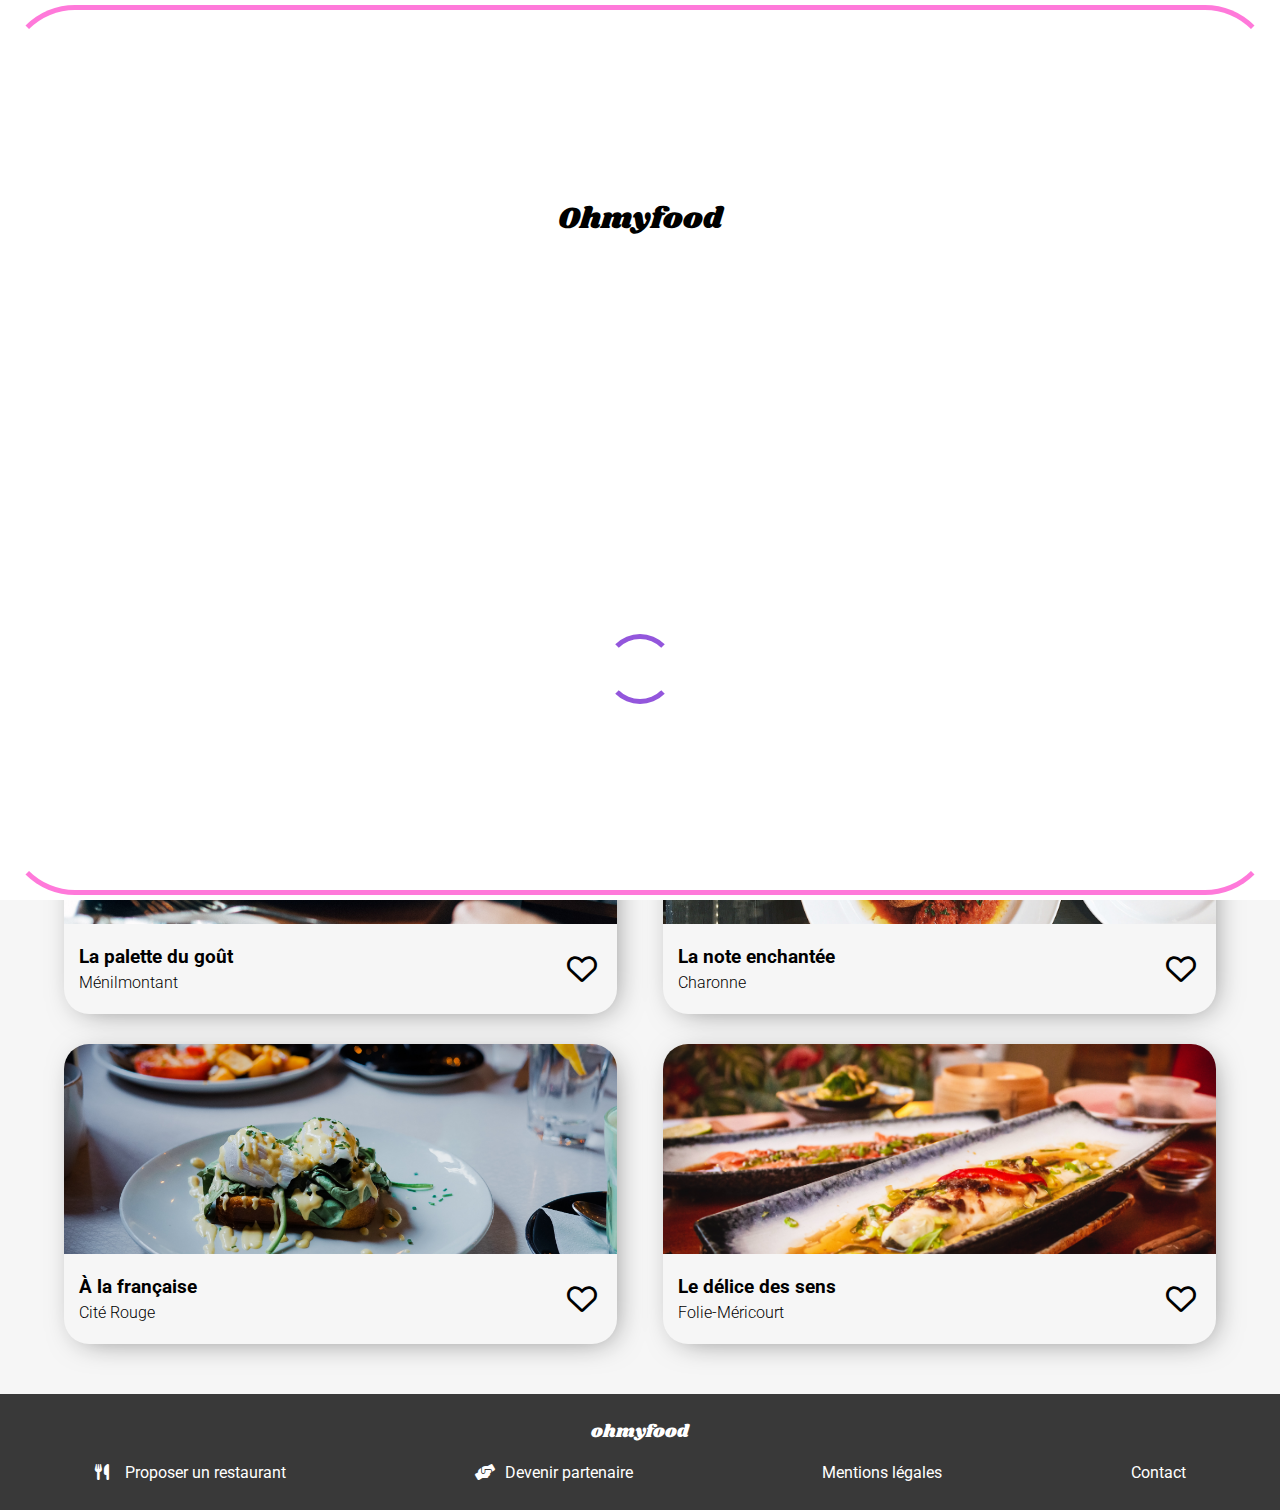
<file: index.html>
<!DOCTYPE html>
<html lang="fr">
    <head>
        <meta charset="utf-8">
        <meta name= "viewport" content="width=device-width, initial-scale=1.0">
        <title>Ohmyfood!</title>
        <link rel="stylesheet" href="Style/all.css">
        <link rel="stylesheet" href="Style/Style.css">
    </head>
    <body class="index-body">
        <div class="loading">
            <span class="loading-text">Ohmyfood</span>
            <span class="loading-animation"></span>
        </div>
        <header class="header">
            <nav>
                <a href="index.html" class="header-logo">ohmyfood</a>
            </nav>
        </header>
        <main>
            <div class="location">
                <i class="fa-solid fa-location-dot location-icon"></i>
                <span class="location-text">Paris, Belleville</span>
            </div>
            <section class="description">
                <h1 class="description-title">Réservez le menu qui vous convient</h1>
                <span class="description-text">Découvrez des restaurants d'exception, séléctionnés par nos soins.</span>
                <button class="main-button">Explorer nos restaurants</button>
            </section>
            <section class="functioning">
                <h2 class="functioning-title">Fonctionnement</h2>
                <div class="functioning-card">
                    <span class="functioning-number">1</span>
                    <i class="fa-solid fa-mobile-screen-button functioning-icon"></i>
                    <span>Choisissez un restaurant</span>
                </div>
                <div class="functioning-card">
                    <span class="functioning-number">2</span>
                    <i class="fa-solid fa-list functioning-icon"></i>
                    <span>Composer votre menu</span>
                </div>
                <div class="functioning-card">
                    <span class="functioning-number">3</span>
                    <i class="fa-solid fa-store functioning-icon"></i>
                    <span>Dégustez au restaurant</span>
                </div>
            </section>
            <article class="restaurant">
                <h2 class="restaurant-title">Restaurants</h2>
                <div class="restaurant-card">
                    <a href="la-palette-du-gout.html">
                        <div class="restaurant-imgbox">
                            <figure class="restaurant-figure">
                                <img class="restaurant-image" src="Images/restaurants/jay-wennington-N_Y88TWmGwA-unsplash.jpg" alt="La palette du goût">
                            </figure>
                            <span class="restaurant-new">Nouveau</span>
                        </div>
                    </a>
                    <div class="restaurant-textbox">
                        <div>
                            <h3 class="restaurant-name">La palette du goût</h3>
                            <span class="restaurant-text">Ménilmontant</span>
                        </div>
                        <div class="heart">
                            <label>
                                <input class="heart-checkbox" type="checkbox">
                                <i class="fa-regular fa-heart heart-icon"></i>
                            </label>
                        </div>
                    </div>
                </div>
                <div class="restaurant-card">
                    <a href="la-note-enchantee.html">
                        <div class="restaurant-imgbox">
                            <figure class="restaurant-figure">
                                <img class="restaurant-image" src="Images/restaurants/stil-u2Lp8tXIcjw-unsplash.jpg" alt="La note enchantée">
                            </figure>
                            <span class="restaurant-new">Nouveau</span>
                        </div>
                    </a>
                    <div class="restaurant-textbox">
                        <div>
                            <h3 class="restaurant-name">La note enchantée</h3>
                            <span class="restaurant-text">Charonne</span>
                        </div>
                        <div class="heart">
                            <label>
                                <input class="heart-checkbox" type="checkbox">
                                <i class="fa-regular fa-heart heart-icon"></i>
                            </label>
                        </div>
                    </div>
                </div>
                <div class="restaurant-card">
                    <a href="a-la-francaise.html">
                        <div class="restaurant-imgbox">
                            <figure class="restaurant-figure">
                                <img class="restaurant-image" src="Images/restaurants/toa-heftiba-DQKerTsQwi0-unsplash.jpg" alt="À la française">
                            </figure>
                        </div>
                    </a>
                    <div class="restaurant-textbox">
                        <div>
                            <h3 class="restaurant-name">À la française</h3>
                            <span class="restaurant-text">Cité Rouge</span>
                        </div>
                        <div class="heart">
                            <label>
                                <input class="heart-checkbox" type="checkbox">
                                <i class="fa-regular fa-heart heart-icon"></i>
                            </label>
                        </div>
                    </div>
                </div>
                <div class="restaurant-card">
                    <a href="le-delice-des-sens.html">
                        <div class="restaurant-imgbox">
                            <figure class="restaurant-figure">
                                <img class="restaurant-image" src="Images/restaurants/louis-hansel-shotsoflouis-qNBGVyOCY8Q-unsplash.jpg" alt="Le délice des sens">
                            </figure>
                        </div>
                    </a>
                    <div class="restaurant-textbox">
                        <div>
                            <h3 class="restaurant-name">Le délice des sens</h3>
                            <span class="restaurant-text">Folie-Méricourt</span>
                        </div>
                        <div class="heart">
                            <label>
                                <input class="heart-checkbox" type="checkbox">
                                <i class="fa-regular fa-heart heart-icon"></i>
                            </label>
                        </div>
                    </div>
                </div>
            </article>
        </main>
        <footer class="footer">
            <div class="footer-box">
                <h2 class="footer-logo">ohmyfood</h2>
                <ul class="footer-list">
                    <li><a href="#" class="footer-link"><i class="fa-solid fa-utensils footer-icon"></i>Proposer un restaurant</a></li>
                    <li><a href="#" class="footer-link"><i class="fa-solid fa-handshake-angle footer-icon"></i>Devenir partenaire</a></li>
                    <li><a href="#" class="footer-link">Mentions légales</a></li>
                    <li><a href="mailto:ohmyfood@contact.com" class="footer-link">Contact</a></li>
                </ul>
            </div>
        </footer>
    </body>
</html>
</file>
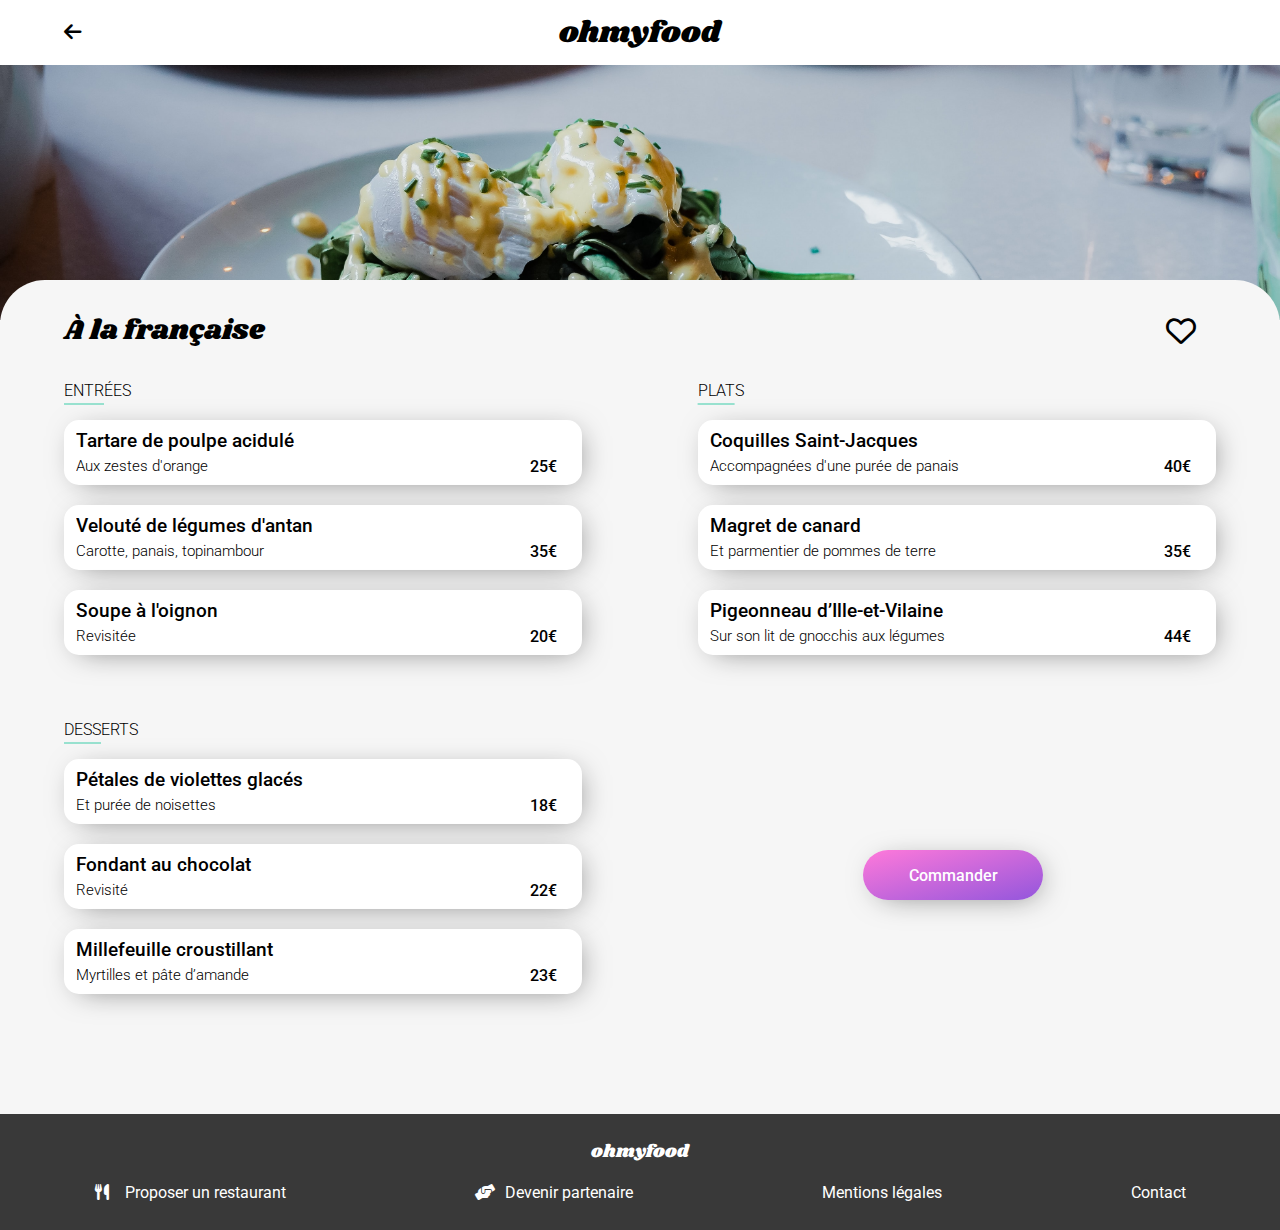
<file: a-la-francaise.html>
<!DOCTYPE html>
<html lang="fr">
    <head>
        <meta charset="utf-8">
        <meta name= "viewport" content="width=device-width, initial-scale=1.0">
        <title>À la française</title>
        <link rel="stylesheet" href="Style/all.css">
        <link rel="stylesheet" href="Style/Style.css">
    </head>
    <body>
        <header class="header">
            <nav>
                <a href="index.html"><i class="fa-solid fa-arrow-left header-icon"></i></a>
                <a href="index.html" class="header-logo">ohmyfood</a>
            </nav>
        </header>
        <main>
            <div class="topmenu">
                <figure class="topmenu-figure">
                    <img class="topmenu-image" src="Images/restaurants/toa-heftiba-DQKerTsQwi0-unsplash.jpg" alt="À la française">
                </figure>
            </div>
            <article class="menu">
                <div  class="menu-title">
                    <h1 class="menu-title-h1">À la française</h1>
                    <div class="heart">
                        <label>
                            <input class="heart-checkbox" type="checkbox">
                            <i class="fa-regular fa-heart heart-icon"></i>
                        </label>
                    </div>
                </div>
                <section class="menu-category">
                    <h2 class="menu-h2"><span class="menu-h2-underline">ENTR</span>ÉES</h2>
                    <div class="menu-card">
                        <label class="menu-label" for="e1"></label>
                        <input class="menu-checkbox" type="checkbox" id="e1">
                        <div class="menu-descriptionbox">
                            <h3 class="menu-h3">Tartare de poulpe acidulé</h3>
                            <span class="menu-text">Aux zestes d'orange</span>
                        </div>
                        <div class="menu-price">
                            <span>25€</span>
                        </div>
                        <div class="menu-iconbox">
                            <i class="fa-solid fa-circle-check menu-icon"></i>
                        </div>
                    </div>
                    <div class="menu-card">
                        <label class="menu-label" for="e2"></label>
                        <input class="menu-checkbox" type="checkbox" id="e2">
                        <div class="menu-descriptionbox">
                            <h3 class="menu-h3">Velouté de légumes d'antan</h3>
                            <span class="menu-text">Carotte, panais, topinambour</span>
                        </div>
                        <div class="menu-price">
                            <span>35€</span>
                        </div>
                        <div class="menu-iconbox">
                            <i class="fa-solid fa-circle-check menu-icon"></i>
                        </div>
                    </div>
                    <div class="menu-card">
                        <label class="menu-label" for="e3"></label>
                        <input class="menu-checkbox" type="checkbox" id="e3">
                        <div class="menu-descriptionbox">
                            <h3 class="menu-h3">Soupe à l'oignon</h3>
                            <span class="menu-text">Revisitée</span>
                        </div>
                        <div class="menu-price">
                            <span>20€</span>
                        </div>
                        <div class="menu-iconbox">
                            <i class="fa-solid fa-circle-check menu-icon"></i>
                        </div>
                    </div>
                </section>
                <section class="menu-category">
                    <h2 class="menu-h2"><span class="menu-h2-underline">PLAT</span>S</h2>
                    <div class="menu-card">
                        <label class="menu-label" for="p1"></label>
                        <input class="menu-checkbox" type="checkbox" id="p1">
                        <div class="menu-descriptionbox">
                            <h3 class="menu-h3">Coquilles Saint-Jacques</h3>
                            <span class="menu-text">Accompagnées d'une purée de panais</span>
                        </div>
                        <div class="menu-price">
                            <span>40€</span>
                        </div>
                        <div class="menu-iconbox">
                            <i class="fa-solid fa-circle-check menu-icon"></i>
                        </div>
                    </div>
                    <div class="menu-card">
                        <label class="menu-label" for="p2"></label>
                        <input class="menu-checkbox" type="checkbox" id="p2">
                        <div class="menu-descriptionbox">
                            <h3 class="menu-h3">Magret de canard</h3>
                            <span class="menu-text">Et parmentier de pommes de terre</span>
                        </div>
                        <div class="menu-price">
                            <span>35€</span>
                        </div>
                        <div class="menu-iconbox">
                            <i class="fa-solid fa-circle-check menu-icon"></i>
                        </div>
                    </div>
                    <div class="menu-card">
                        <label class="menu-label" for="p3"></label>
                        <input class="menu-checkbox" type="checkbox" id="p3">
                        <div class="menu-descriptionbox">
                            <h3 class="menu-h3">Pigeonneau d’Ille-et-Vilaine</h3>
                            <span class="menu-text">Sur son lit de gnocchis aux légumes</span>
                        </div>
                        <div class="menu-price">
                            <span>44€</span>
                        </div>
                        <div class="menu-iconbox">
                            <i class="fa-solid fa-circle-check menu-icon"></i>
                        </div>
                    </div>
                </section>
                <section class="menu-category">
                    <h2 class="menu-h2"><span class="menu-h2-underline">DESS</span>ERTS</h2>
                    <div class="menu-card">
                        <label class="menu-label" for="d1"></label>
                        <input class="menu-checkbox" type="checkbox" id="d1">
                        <div class="menu-descriptionbox">
                            <h3 class="menu-h3">Pétales de violettes glacés</h3>
                            <span class="menu-text">Et purée de noisettes</span>
                        </div>
                        <div class="menu-price">
                            <span>18€</span>
                        </div>
                        <div class="menu-iconbox">
                            <i class="fa-solid fa-circle-check menu-icon"></i>
                        </div>
                    </div>
                    <div class="menu-card">
                        <label class="menu-label" for="d2"></label>
                        <input class="menu-checkbox" type="checkbox" id="d2">
                        <div class="menu-descriptionbox">
                            <h3 class="menu-h3">Fondant au chocolat</h3>
                            <span class="menu-text">Revisité</span>
                        </div>
                        <div class="menu-price">
                            <span>22€</span>
                        </div>
                        <div class="menu-iconbox">
                            <i class="fa-solid fa-circle-check menu-icon"></i>
                        </div>
                    </div>
                    <div class="menu-card">
                        <label class="menu-label" for="d3"></label>
                        <input class="menu-checkbox" type="checkbox" id="d3">
                        <div class="menu-descriptionbox">
                            <h3 class="menu-h3">Millefeuille croustillant</h3>
                            <span class="menu-text">Myrtilles et pâte d’amande</span>
                        </div>
                        <div class="menu-price">
                            <span>23€</span>
                        </div>
                        <div class="menu-iconbox">
                            <i class="fa-solid fa-circle-check menu-icon"></i>
                        </div>
                    </div>
                </section>
                <button class="main-button">Commander</button>
            </article>
        </main>
        <footer class="footer">
            <div class="footer-box">
                <h2 class="footer-logo">ohmyfood</h2>
                <ul class="footer-list">
                    <li><a href="#" class="footer-link"><i class="fa-solid fa-utensils footer-icon"></i>Proposer un restaurant</a></li>
                    <li><a href="#" class="footer-link"><i class="fa-solid fa-handshake-angle footer-icon"></i>Devenir partenaire</a></li>
                    <li><a href="#" class="footer-link">Mentions légales</a></li>
                    <li><a href="mailto:ohmyfood@contact.com" class="footer-link">Contact</a></li>
                </ul>
            </div>
        </footer>
    </body>
</html>
</file>
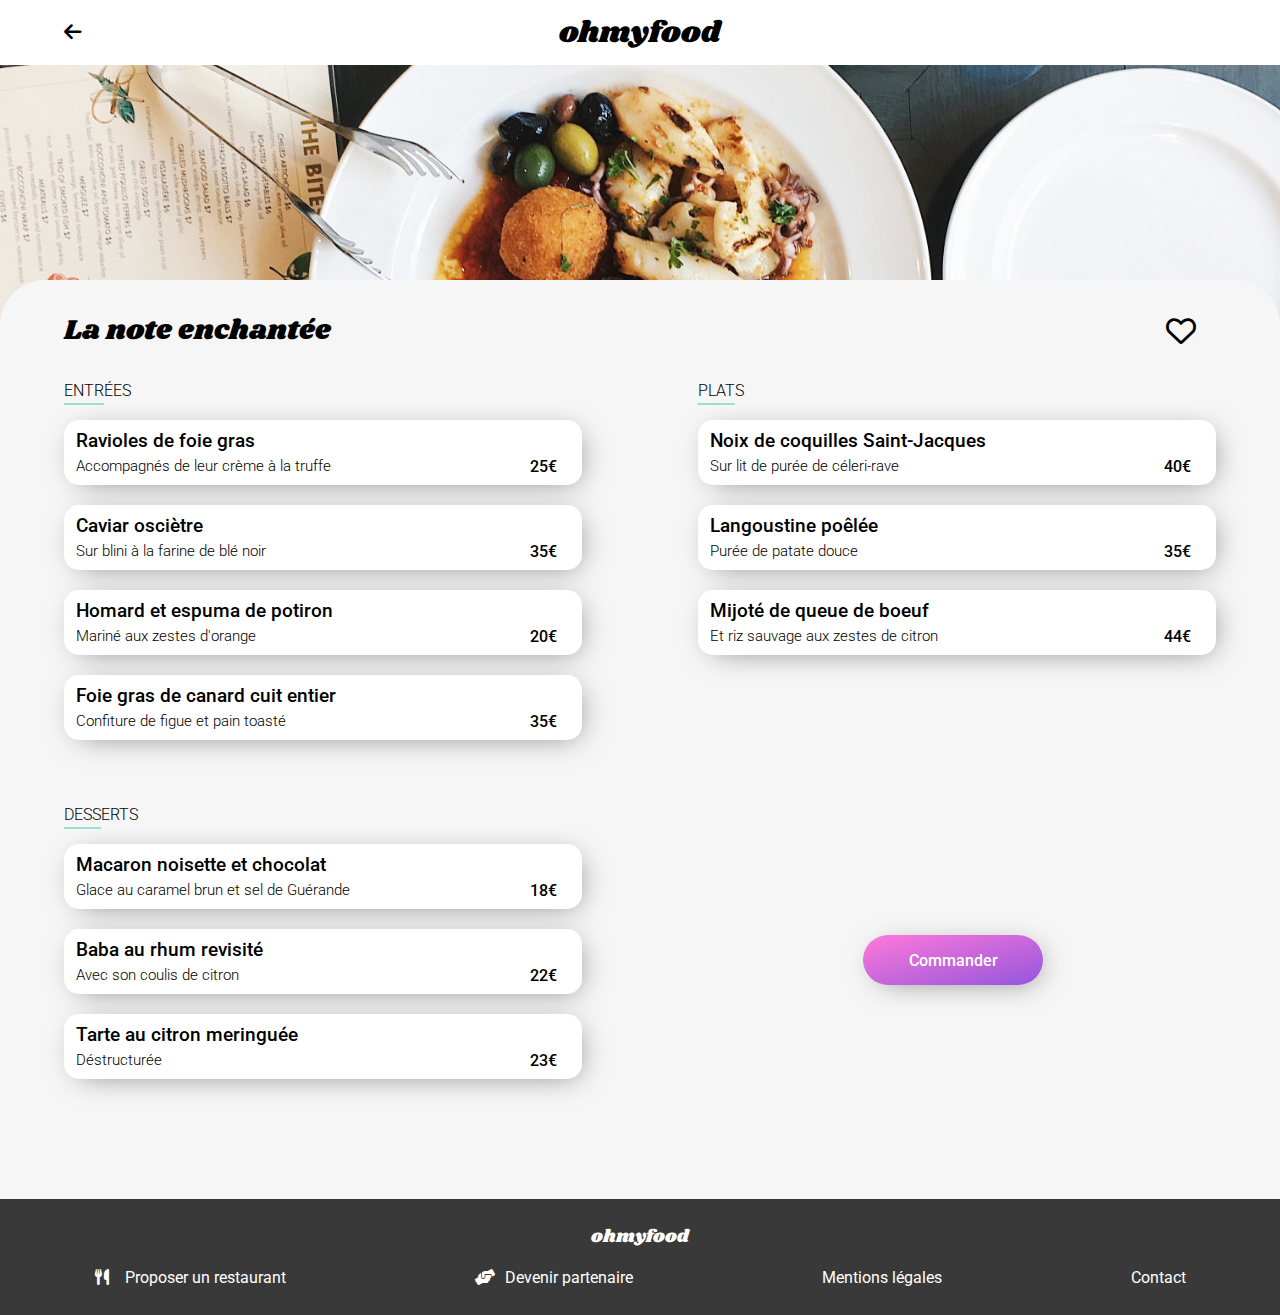
<file: la-note-enchantee.html>
<!DOCTYPE html>
<html lang="fr">
    <head>
        <meta charset="utf-8">
        <meta name= "viewport" content="width=device-width, initial-scale=1.0">
        <title>La note enchantée</title>
        <link rel="stylesheet" href="Style/all.css">
        <link rel="stylesheet" href="Style/Style.css">
    </head>
    <body>
        <header class="header">
            <nav>
                <a href="index.html"><i class="fa-solid fa-arrow-left header-icon"></i></a>
                <a href="index.html" class="header-logo">ohmyfood</a>
            </nav>
        </header>
        <main>
            <div class="topmenu">
                <figure class="topmenu-figure">
                    <img class="topmenu-image" src="Images/restaurants/stil-u2Lp8tXIcjw-unsplash.jpg" alt="La note enchantée">
                </figure>
            </div>
            <article class="menu">
                <div  class="menu-title">
                    <h1 class="menu-title-h1">La note enchantée</h1>
                    <div class="heart">
                        <label>
                            <input class="heart-checkbox" type="checkbox">
                            <i class="fa-regular fa-heart heart-icon"></i>
                        </label>
                    </div>
                </div>
                <section class="menu-category">
                    <h2 class="menu-h2"><span class="menu-h2-underline">ENTR</span>ÉES</h2>
                    <div class="menu-card">
                        <label class="menu-label" for="e1"></label>
                        <input class="menu-checkbox" type="checkbox" id="e1">
                        <div class="menu-descriptionbox">
                            <h3 class="menu-h3">Ravioles de foie gras</h3>
                            <span class="menu-text">Accompagnés de leur crème à la truffe</span>
                        </div>
                        <div class="menu-price">
                            <span>25€</span>
                        </div>
                        <div class="menu-iconbox">
                            <i class="fa-solid fa-circle-check menu-icon"></i>
                        </div>
                    </div>
                    <div class="menu-card">
                        <label class="menu-label" for="e2"></label>
                        <input class="menu-checkbox" type="checkbox" id="e2">
                        <div class="menu-descriptionbox">
                            <h3 class="menu-h3">Caviar osciètre</h3>
                            <span class="menu-text">Sur blini à la farine de blé noir</span>
                        </div>
                        <div class="menu-price">
                            <span>35€</span>
                        </div>
                        <div class="menu-iconbox">
                            <i class="fa-solid fa-circle-check menu-icon"></i>
                        </div>
                    </div>
                    <div class="menu-card">
                        <label class="menu-label" for="e3"></label>
                        <input class="menu-checkbox" type="checkbox" id="e3">
                        <div class="menu-descriptionbox">
                            <h3 class="menu-h3">Homard et espuma de potiron</h3>
                            <span class="menu-text">Mariné aux zestes d'orange</span>
                        </div>
                        <div class="menu-price">
                            <span>20€</span>
                        </div>
                        <div class="menu-iconbox">
                            <i class="fa-solid fa-circle-check menu-icon"></i>
                        </div>
                    </div>
                    <div class="menu-card">
                        <label class="menu-label" for="e4"></label>
                        <input class="menu-checkbox" type="checkbox" id="e4">
                        <div class="menu-descriptionbox">
                            <h3 class="menu-h3">Foie gras de canard cuit entier</h3>
                            <span class="menu-text">Confiture de figue et pain toasté</span>
                        </div>
                        <div class="menu-price">
                            <span>35€</span>
                        </div>
                        <div class="menu-iconbox">
                            <i class="fa-solid fa-circle-check menu-icon"></i>
                        </div>
                    </div>
                </section>
                <section class="menu-category">
                    <h2 class="menu-h2"><span class="menu-h2-underline">PLAT</span>S</h2>
                    <div class="menu-card">
                        <label class="menu-label" for="p1"></label>
                        <input class="menu-checkbox" type="checkbox" id="p1">
                        <div class="menu-descriptionbox">
                            <h3 class="menu-h3">Noix de coquilles Saint-Jacques</h3>
                            <span class="menu-text">Sur lit de purée de céleri-rave</span>
                        </div>
                        <div class="menu-price">
                            <span>40€</span>
                        </div>
                        <div class="menu-iconbox">
                            <i class="fa-solid fa-circle-check menu-icon"></i>
                        </div>
                    </div>
                    <div class="menu-card">
                        <label class="menu-label" for="p2"></label>
                        <input class="menu-checkbox" type="checkbox" id="p2">
                        <div class="menu-descriptionbox">
                            <h3 class="menu-h3">Langoustine poêlée</h3>
                            <span class="menu-text">Purée de patate douce</span>
                        </div>
                        <div class="menu-price">
                            <span>35€</span>
                        </div>
                        <div class="menu-iconbox">
                            <i class="fa-solid fa-circle-check menu-icon"></i>
                        </div>
                    </div>
                    <div class="menu-card">
                        <label class="menu-label" for="p3"></label>
                        <input class="menu-checkbox" type="checkbox" id="p3">
                        <div class="menu-descriptionbox">
                            <h3 class="menu-h3">Mijoté de queue de boeuf</h3>
                            <span class="menu-text">Et riz sauvage aux zestes de citron</span>
                        </div>
                        <div class="menu-price">
                            <span>44€</span>
                        </div>
                        <div class="menu-iconbox">
                            <i class="fa-solid fa-circle-check menu-icon"></i>
                        </div>
                    </div>
                </section>
                <section class="menu-category">
                    <h2 class="menu-h2"><span class="menu-h2-underline">DESS</span>ERTS</h2>
                    <div class="menu-card">
                        <label class="menu-label" for="d1"></label>
                        <input class="menu-checkbox" type="checkbox" id="d1">
                        <div class="menu-descriptionbox">
                            <h3 class="menu-h3">Macaron noisette et chocolat</h3>
                            <span class="menu-text">Glace au caramel brun et sel de Guérande</span>
                        </div>
                        <div class="menu-price">
                            <span>18€</span>
                        </div>
                        <div class="menu-iconbox">
                            <i class="fa-solid fa-circle-check menu-icon"></i>
                        </div>
                    </div>
                    <div class="menu-card">
                        <label class="menu-label" for="d2"></label>
                        <input class="menu-checkbox" type="checkbox" id="d2">
                        <div class="menu-descriptionbox">
                            <h3 class="menu-h3">Baba au rhum revisité</h3>
                            <span class="menu-text">Avec son coulis de citron</span>
                        </div>
                        <div class="menu-price">
                            <span>22€</span>
                        </div>
                        <div class="menu-iconbox">
                            <i class="fa-solid fa-circle-check menu-icon"></i>
                        </div>
                    </div>
                    <div class="menu-card">
                        <label class="menu-label" for="d3"></label>
                        <input class="menu-checkbox" type="checkbox" id="d3">
                        <div class="menu-descriptionbox">
                            <h3 class="menu-h3">Tarte au citron meringuée</h3>
                            <span class="menu-text">Déstructurée</span>
                        </div>
                        <div class="menu-price">
                            <span>23€</span>
                        </div>
                        <div class="menu-iconbox">
                            <i class="fa-solid fa-circle-check menu-icon"></i>
                        </div>
                    </div>
                </section>
                <button class="main-button">Commander</button>
            </article>
        </main>
        <footer class="footer">
            <div class="footer-box">
                <h2 class="footer-logo">ohmyfood</h2>
                <ul class="footer-list">
                    <li><a href="#" class="footer-link"><i class="fa-solid fa-utensils footer-icon"></i>Proposer un restaurant</a></li>
                    <li><a href="#" class="footer-link"><i class="fa-solid fa-handshake-angle footer-icon"></i>Devenir partenaire</a></li>
                    <li><a href="#" class="footer-link">Mentions légales</a></li>
                    <li><a href="mailto:ohmyfood@contact.com" class="footer-link">Contact</a></li>
                </ul>
            </div>
        </footer>
    </body>
</html>
</file>
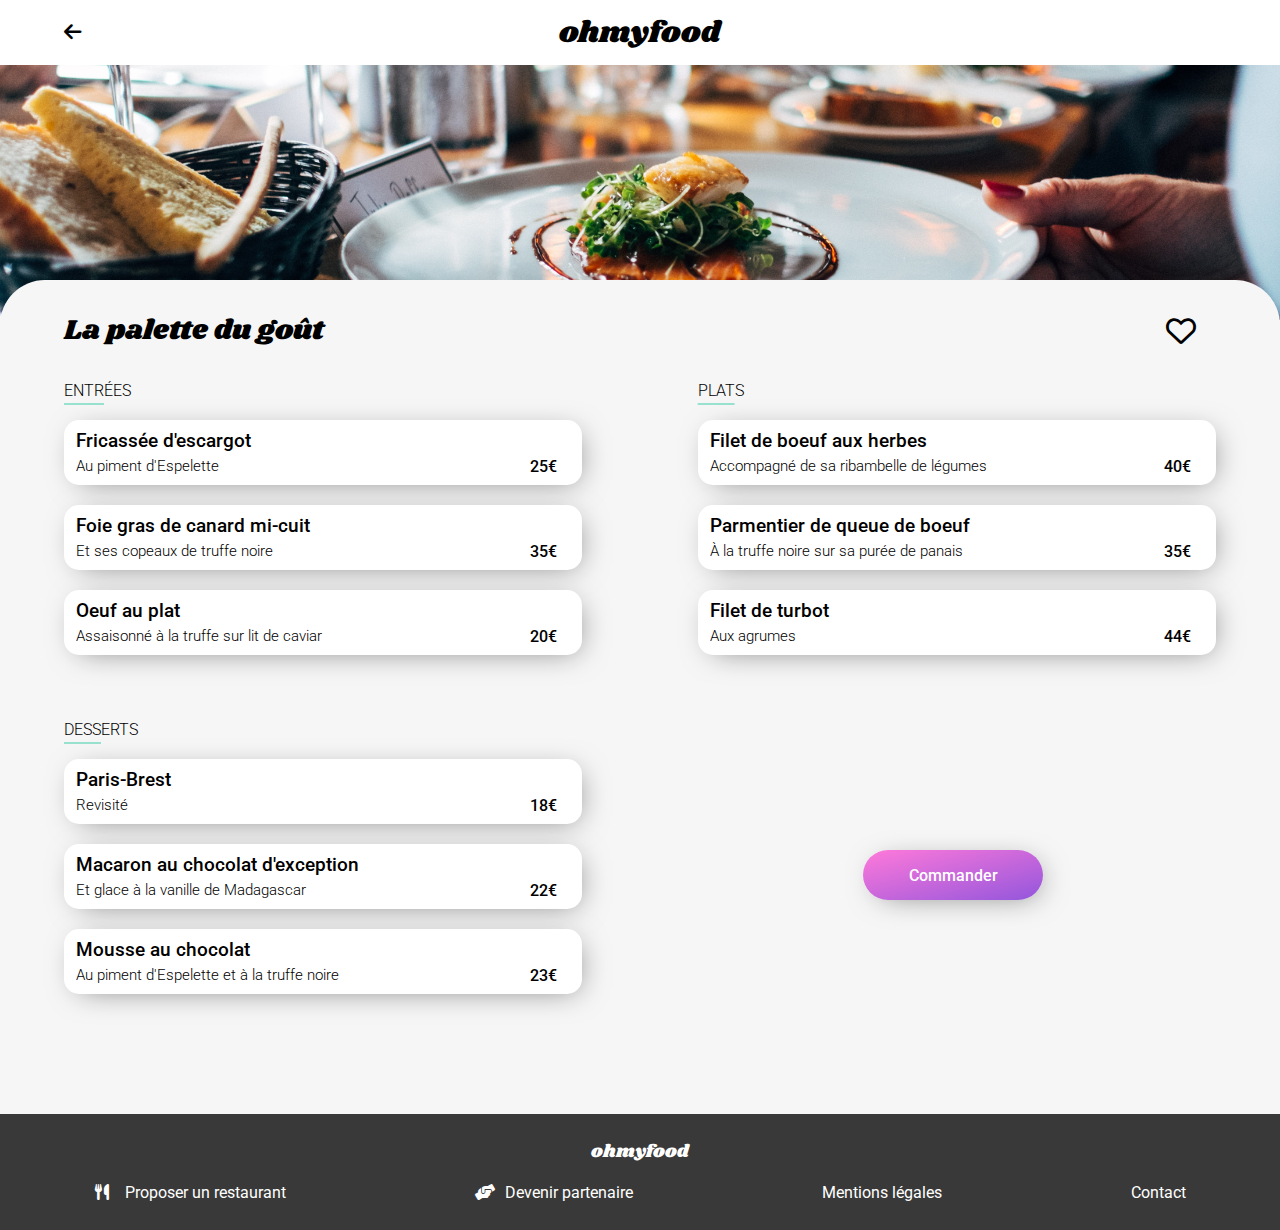
<file: la-palette-du-gout.html>
<!DOCTYPE html>
<html lang="fr">
    <head>
        <meta charset="utf-8">
        <meta name= "viewport" content="width=device-width, initial-scale=1.0">
        <title>La palette du goût</title>
        <link rel="stylesheet" href="Style/all.css">
        <link rel="stylesheet" href="Style/Style.css">
    </head>
    <body>
        <header class="header">
            <nav>
                <a href="index.html"><i class="fa-solid fa-arrow-left header-icon"></i></a>
                <a href="index.html" class="header-logo">ohmyfood</a>
            </nav>
        </header>
        <main>
            <div class="topmenu">
                <figure class="topmenu-figure">
                    <img class="topmenu-image" src="Images/restaurants/jay-wennington-N_Y88TWmGwA-unsplash.jpg" alt="La palette du goût">
                </figure>
            </div>
            <article class="menu">
                <div  class="menu-title">
                    <h1 class="menu-title-h1">La palette du goût</h1>
                    <div class="heart">
                        <label>
                            <input class="heart-checkbox" type="checkbox">
                            <i class="fa-regular fa-heart heart-icon"></i>
                        </label>
                    </div>
                </div>
                <section class="menu-category">
                    <h2 class="menu-h2"><span class="menu-h2-underline">ENTR</span>ÉES</h2>
                    <div class="menu-card">
                        <label class="menu-label" for="e1"></label>
                        <input class="menu-checkbox" type="checkbox" id="e1">
                        <div class="menu-descriptionbox">
                            <h3 class="menu-h3">Fricassée d'escargot</h3>
                            <span class="menu-text">Au piment d'Espelette</span>
                        </div>
                        <div class="menu-price">
                            <span>25€</span>
                        </div>
                        <div class="menu-iconbox">
                            <i class="fa-solid fa-circle-check menu-icon"></i>
                        </div>
                    </div>
                    <div class="menu-card">
                        <label class="menu-label" for="e2"></label>
                        <input class="menu-checkbox" type="checkbox" id="e2">
                        <div class="menu-descriptionbox">
                            <h3 class="menu-h3">Foie gras de canard mi-cuit</h3>
                            <span class="menu-text">Et ses copeaux de truffe noire</span>
                        </div>
                        <div class="menu-price">
                            <span>35€</span>
                        </div>
                        <div class="menu-iconbox">
                            <i class="fa-solid fa-circle-check menu-icon"></i>
                        </div>
                    </div>
                    <div class="menu-card">
                        <label class="menu-label" for="e3"></label>
                        <input class="menu-checkbox" type="checkbox" id="e3">
                        <div class="menu-descriptionbox">
                            <h3 class="menu-h3">Oeuf au plat</h3>
                            <span class="menu-text">Assaisonné à la truffe sur lit de caviar</span>
                        </div>
                        <div class="menu-price">
                            <span>20€</span>
                        </div>
                        <div class="menu-iconbox">
                            <i class="fa-solid fa-circle-check menu-icon"></i>
                        </div>
                    </div>
                </section>
                <section class="menu-category">
                    <h2 class="menu-h2"><span class="menu-h2-underline">PLAT</span>S</h2>
                    <div class="menu-card">
                        <label class="menu-label" for="p1"></label>
                        <input class="menu-checkbox" type="checkbox" id="p1">
                        <div class="menu-descriptionbox">
                            <h3 class="menu-h3">Filet de boeuf aux herbes</h3>
                            <span class="menu-text">Accompagné de sa ribambelle de légumes</span>
                        </div>
                        <div class="menu-price">
                            <span>40€</span>
                        </div>
                        <div class="menu-iconbox">
                            <i class="fa-solid fa-circle-check menu-icon"></i>
                        </div>
                    </div>
                    <div class="menu-card">
                        <label class="menu-label" for="p2"></label>
                        <input class="menu-checkbox" type="checkbox" id="p2">
                        <div class="menu-descriptionbox">
                            <h3 class="menu-h3">Parmentier de queue de boeuf</h3>
                            <span class="menu-text">À la truffe noire sur sa purée de panais</span>
                        </div>
                        <div class="menu-price">
                            <span>35€</span>
                        </div>
                        <div class="menu-iconbox">
                            <i class="fa-solid fa-circle-check menu-icon"></i>
                        </div>
                    </div>
                    <div class="menu-card">
                        <label class="menu-label" for="p3"></label>
                        <input class="menu-checkbox" type="checkbox" id="p3">
                        <div class="menu-descriptionbox">
                            <h3 class="menu-h3">Filet de turbot</h3>
                            <span class="menu-text">Aux agrumes</span>
                        </div>
                        <div class="menu-price">
                            <span>44€</span>
                        </div>
                        <div class="menu-iconbox">
                            <i class="fa-solid fa-circle-check menu-icon"></i>
                        </div>
                    </div>
                </section>
                <section class="menu-category">
                    <h2 class="menu-h2"><span class="menu-h2-underline">DESS</span>ERTS</h2>
                    <div class="menu-card">
                        <label class="menu-label" for="d1"></label>
                        <input class="menu-checkbox" type="checkbox" id="d1">
                        <div class="menu-descriptionbox">
                            <h3 class="menu-h3">Paris-Brest</h3>
                            <span class="menu-text">Revisité</span>
                        </div>
                        <div class="menu-price">
                            <span>18€</span>
                        </div>
                        <div class="menu-iconbox">
                            <i class="fa-solid fa-circle-check menu-icon"></i>
                        </div>
                    </div>
                    <div class="menu-card">
                        <label class="menu-label" for="d2"></label>
                        <input class="menu-checkbox" type="checkbox" id="d2">
                        <div class="menu-descriptionbox">
                            <h3 class="menu-h3">Macaron au chocolat d'exception</h3>
                            <span class="menu-text">Et glace à la vanille de Madagascar</span>
                        </div>
                        <div class="menu-price">
                            <span>22€</span>
                        </div>
                        <div class="menu-iconbox">
                            <i class="fa-solid fa-circle-check menu-icon"></i>
                        </div>
                    </div>
                    <div class="menu-card">
                        <label class="menu-label" for="d3"></label>
                        <input class="menu-checkbox" type="checkbox" id="d3">
                        <div class="menu-descriptionbox">
                            <h3 class="menu-h3">Mousse au chocolat</h3>
                            <span class="menu-text">Au piment d'Espelette et à la truffe noire</span>
                        </div>
                        <div class="menu-price">
                            <span>23€</span>
                        </div>
                        <div class="menu-iconbox">
                            <i class="fa-solid fa-circle-check menu-icon"></i>
                        </div>
                    </div>
                </section>
                <button class="main-button">Commander</button>
            </article>
        </main>
        <footer class="footer">
            <div class="footer-box">
                <h2 class="footer-logo">ohmyfood</h2>
                <ul class="footer-list">
                    <li><a href="#" class="footer-link"><i class="fa-solid fa-utensils footer-icon"></i>Proposer un restaurant</a></li>
                    <li><a href="#" class="footer-link"><i class="fa-solid fa-handshake-angle footer-icon"></i>Devenir partenaire</a></li>
                    <li><a href="#" class="footer-link">Mentions légales</a></li>
                    <li><a href="mailto:ohmyfood@contact.com" class="footer-link">Contact</a></li>
                </ul>
            </div>
        </footer>
    </body>
</html>
</file>
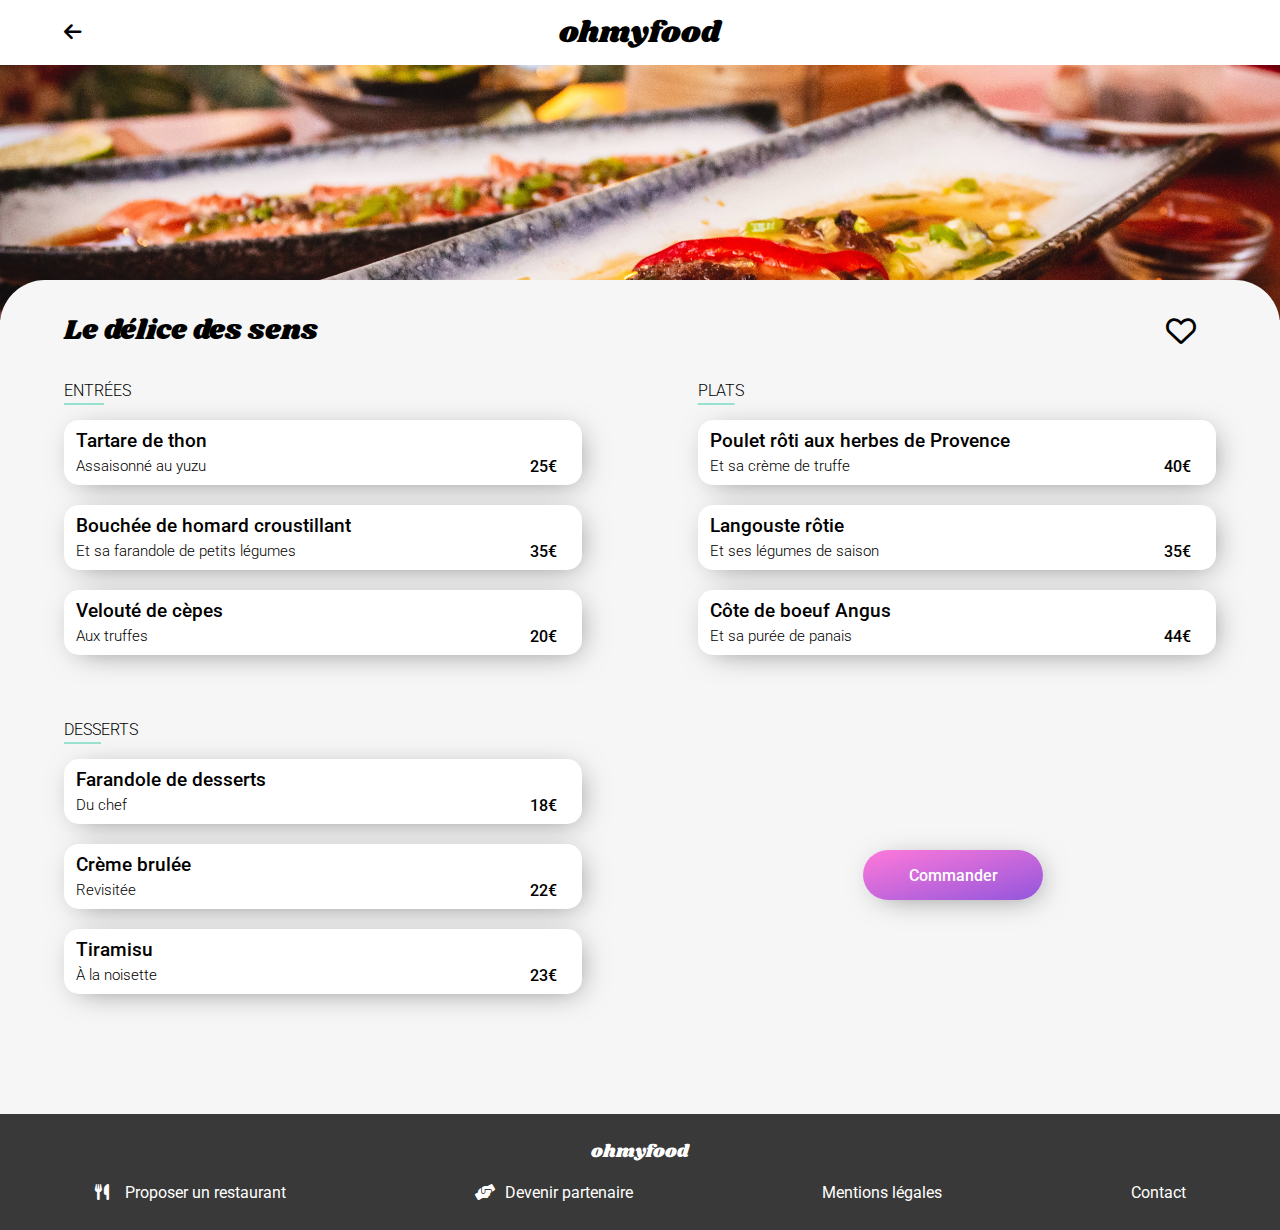
<file: le-delice-des-sens.html>
<!DOCTYPE html>
<html lang="fr">
    <head>
        <meta charset="utf-8">
        <meta name= "viewport" content="width=device-width, initial-scale=1.0">
        <title>Le délice des sens</title>
        <link rel="stylesheet" href="Style/all.css">
        <link rel="stylesheet" href="Style/Style.css">
    </head>
    <body>
        <header class="header">
            <nav>
                <a href="index.html"><i class="fa-solid fa-arrow-left header-icon"></i></a>
                <a href="index.html" class="header-logo">ohmyfood</a>
            </nav>
        </header>
        <main>
            <div class="topmenu">
                <figure class="topmenu-figure">
                    <img class="topmenu-image" src="Images/restaurants/louis-hansel-shotsoflouis-qNBGVyOCY8Q-unsplash.jpg" alt="Le délice des sens">
                </figure>
            </div>
            <article class="menu">
                <div  class="menu-title">
                    <h1 class="menu-title-h1">Le délice des sens</h1>
                    <div class="heart">
                        <label>
                            <input class="heart-checkbox" type="checkbox">
                            <i class="fa-regular fa-heart heart-icon"></i>
                        </label>
                    </div>
                </div>
                <section class="menu-category">
                    <h2 class="menu-h2"><span class="menu-h2-underline">ENTR</span>ÉES</h2>
                    <div class="menu-card">
                        <label class="menu-label" for="e1"></label>
                        <input class="menu-checkbox" type="checkbox" id="e1">
                        <div class="menu-descriptionbox">
                            <h3 class="menu-h3">Tartare de thon</h3>
                            <span class="menu-text">Assaisonné au yuzu</span>
                        </div>
                        <div class="menu-price">
                            <span>25€</span>
                        </div>
                        <div class="menu-iconbox">
                            <i class="fa-solid fa-circle-check menu-icon"></i>
                        </div>
                    </div>
                    <div class="menu-card">
                        <label class="menu-label" for="e2"></label>
                        <input class="menu-checkbox" type="checkbox" id="e2">
                        <div class="menu-descriptionbox">
                            <h3 class="menu-h3">Bouchée de homard croustillant</h3>
                            <span class="menu-text">Et sa farandole de petits légumes</span>
                        </div>
                        <div class="menu-price">
                            <span>35€</span>
                        </div>
                        <div class="menu-iconbox">
                            <i class="fa-solid fa-circle-check menu-icon"></i>
                        </div>
                    </div>
                    <div class="menu-card">
                        <label class="menu-label" for="e3"></label>
                        <input class="menu-checkbox" type="checkbox" id="e3">
                        <div class="menu-descriptionbox">
                            <h3 class="menu-h3">Velouté de cèpes</h3>
                            <span class="menu-text">Aux truffes</span>
                        </div>
                        <div class="menu-price">
                            <span>20€</span>
                        </div>
                        <div class="menu-iconbox">
                            <i class="fa-solid fa-circle-check menu-icon"></i>
                        </div>
                    </div>
                </section>
                <section class="menu-category">
                    <h2 class="menu-h2"><span class="menu-h2-underline">PLAT</span>S</h2>
                    <div class="menu-card">
                        <label class="menu-label" for="p1"></label>
                        <input class="menu-checkbox" type="checkbox" id="p1">
                        <div class="menu-descriptionbox">
                            <h3 class="menu-h3">Poulet rôti aux herbes de Provence</h3>
                            <span class="menu-text">Et sa crème de truffe</span>
                        </div>
                        <div class="menu-price">
                            <span>40€</span>
                        </div>
                        <div class="menu-iconbox">
                            <i class="fa-solid fa-circle-check menu-icon"></i>
                        </div>
                    </div>
                    <div class="menu-card">
                        <label class="menu-label" for="p2"></label>
                        <input class="menu-checkbox" type="checkbox" id="p2">
                        <div class="menu-descriptionbox">
                            <h3 class="menu-h3">Langouste rôtie</h3>
                            <span class="menu-text">Et ses légumes de saison</span>
                        </div>
                        <div class="menu-price">
                            <span>35€</span>
                        </div>
                        <div class="menu-iconbox">
                            <i class="fa-solid fa-circle-check menu-icon"></i>
                        </div>
                    </div>
                    <div class="menu-card">
                        <label class="menu-label" for="p3"></label>
                        <input class="menu-checkbox" type="checkbox" id="p3">
                        <div class="menu-descriptionbox">
                            <h3 class="menu-h3">Côte de boeuf Angus</h3>
                            <span class="menu-text">Et sa purée de panais</span>
                        </div>
                        <div class="menu-price">
                            <span>44€</span>
                        </div>
                        <div class="menu-iconbox">
                            <i class="fa-solid fa-circle-check menu-icon"></i>
                        </div>
                    </div>
                </section>
                <section class="menu-category">
                    <h2 class="menu-h2"><span class="menu-h2-underline">DESS</span>ERTS</h2>
                    <div class="menu-card">
                        <label class="menu-label" for="d1"></label>
                        <input class="menu-checkbox" type="checkbox" id="d1">
                        <div class="menu-descriptionbox">
                            <h3 class="menu-h3">Farandole de desserts</h3>
                            <span class="menu-text">Du chef</span>
                        </div>
                        <div class="menu-price">
                            <span>18€</span>
                        </div>
                        <div class="menu-iconbox">
                            <i class="fa-solid fa-circle-check menu-icon"></i>
                        </div>
                    </div>
                    <div class="menu-card">
                        <label class="menu-label" for="d2"></label>
                        <input class="menu-checkbox" type="checkbox" id="d2">
                        <div class="menu-descriptionbox">
                            <h3 class="menu-h3">Crème brulée</h3>
                            <span class="menu-text">Revisitée</span>
                        </div>
                        <div class="menu-price">
                            <span>22€</span>
                        </div>
                        <div class="menu-iconbox">
                            <i class="fa-solid fa-circle-check menu-icon"></i>
                        </div>
                    </div>
                    <div class="menu-card">
                        <label class="menu-label" for="d3"></label>
                        <input class="menu-checkbox" type="checkbox" id="d3">
                        <div class="menu-descriptionbox">
                            <h3 class="menu-h3">Tiramisu</h3>
                            <span class="menu-text">À la noisette</span>
                        </div>
                        <div class="menu-price">
                            <span>23€</span>
                        </div>
                        <div class="menu-iconbox">
                            <i class="fa-solid fa-circle-check menu-icon"></i>
                        </div>
                    </div>
                </section>
                <button class="main-button">Commander</button>
            </article>
        </main>
        <footer class="footer">
            <div class="footer-box">
                <h2 class="footer-logo">ohmyfood</h2>
                <ul class="footer-list">
                    <li><a href="#" class="footer-link"><i class="fa-solid fa-utensils footer-icon"></i>Proposer un restaurant</a></li>
                    <li><a href="#" class="footer-link"><i class="fa-solid fa-handshake-angle footer-icon"></i>Devenir partenaire</a></li>
                    <li><a href="#" class="footer-link">Mentions légales</a></li>
                    <li><a href="mailto:ohmyfood@contact.com" class="footer-link">Contact</a></li>
                </ul>
            </div>
        </footer>
    </body>
</html>
</file>
<file: Style/Style.css>
@import url("https://fonts.googleapis.com/css2?family=Roboto:ital,wght@0,100;0,300;0,400;0,500;0,700;0,900;1,100;1,300;1,400;1,500;1,700;1,900&family=Shrikhand&display=swap");
* {
  -webkit-box-sizing: border-box;
          box-sizing: border-box;
}

:not(i) {
  font-family: 'Roboto', sans-serif;
}

body {
  margin: 0px;
}

@media only screen and (min-width: 1440px) {
  body {
    max-width: 1440px;
    margin: 0 auto;
  }
}

a {
  text-decoration: none;
  color: #000000;
}

.main-button {
  width: auto;
  height: 50px;
  position: relative;
  z-index: 1;
  color: #FFFFFF;
  background: -webkit-gradient(linear, right bottom, left top, from(#9356DC), to(#FF79DA));
  background: linear-gradient(to left top, #9356DC, #FF79DA);
  border-style: none;
  border-radius: 25px;
  text-align: center;
  font-weight: 500;
  font-size: 16px;
  -webkit-box-shadow: 5px 5px 30px -10px #777777;
          box-shadow: 5px 5px 30px -10px #777777;
}

.main-button:hover::after {
  opacity: 1;
}

.main-button::after {
  content: "";
  position: absolute;
  top: 0;
  right: 0;
  bottom: 0;
  left: 0;
  z-index: -1;
  opacity: 0;
  background: -webkit-gradient(linear, right bottom, left top, from(#a16be0), to(#ff93e1));
  background: linear-gradient(to left top, #a16be0, #ff93e1);
  border-style: none;
  border-radius: 25px;
  -webkit-box-shadow: 5px 5px 35px -5px #515151;
          box-shadow: 5px 5px 35px -5px #515151;
  -webkit-transition: opacity 0.2s;
  transition: opacity 0.2s;
}

.description .main-button {
  padding: 0px 20px 0px 20px;
}

.menu .main-button {
  width: 180px;
  height: 50px;
  padding: 0px 40px 0px 40px;
  margin-top: 35px;
}

@media only screen and (min-width: 992px) {
  .menu .main-button {
    margin: 150px 15% 0px 0px;
  }
}

.heart {
  width: 30px;
  height: 30px;
  font-size: 30px;
  position: relative;
}

.heart-checkbox {
  visibility: hidden;
}

.heart-icon {
  position: absolute;
  top: 0;
  right: 0;
  bottom: 0;
  left: 0;
  z-index: 1;
}

.heart-icon::after {
  content: "\f004";
  position: absolute;
  top: 0;
  right: 0;
  bottom: 0;
  left: 0;
  z-index: 2;
  -webkit-transform: scale(0.01);
          transform: scale(0.01);
  opacity: 0;
  background: -webkit-gradient(linear, left top, left bottom, from(#9356DC), to(#FF79DA));
  background: linear-gradient(to bottom, #9356DC, #FF79DA);
  background-clip: text;
  -webkit-background-clip: text;
  color: transparent;
  font-family: FontAwesome;
  font-weight: normal;
  font-style: normal;
  -webkit-transition: all 0.4s;
  transition: all 0.4s;
}

input:checked ~ .heart-icon::after {
  -webkit-transform: scale(1);
          transform: scale(1);
  opacity: 1;
}

.header {
  width: 100%;
  height: 65px;
  display: -webkit-box;
  display: -ms-flexbox;
  display: flex;
  -webkit-box-orient: horizontal;
  -webkit-box-direction: normal;
      -ms-flex-flow: row nowrap;
          flex-flow: row nowrap;
  -webkit-box-pack: center;
      -ms-flex-pack: center;
          justify-content: center;
  -webkit-box-align: center;
      -ms-flex-align: center;
          align-items: center;
  position: relative;
}

.header-icon {
  position: absolute;
  left: 5%;
  top: 22px;
  width: 20px;
  height: 20px;
  font-size: 20px;
}

.header-logo {
  font-family: 'Shrikhand', cursive;
  font-size: 30px;
}

.footer {
  background-color: #393939;
  padding: 25px 0px 25px 5%;
}

@media only screen and (min-width: 992px) {
  .footer {
    padding: 25px 0px 25px 0px;
  }
}

@media only screen and (min-width: 992px) {
  .footer-box {
    display: -webkit-box;
    display: -ms-flexbox;
    display: flex;
    -webkit-box-orient: vertical;
    -webkit-box-direction: normal;
        -ms-flex-flow: column nowrap;
            flex-flow: column nowrap;
    -webkit-box-align: center;
        -ms-flex-align: center;
            align-items: center;
  }
}

.footer-logo {
  color: #FFFFFF;
  font-family: 'Shrikhand', cursive;
  margin: 0px 0px 0px 0px;
  padding: 0px 0px 15px 0px;
  font-size: 18px;
  font-weight: 500;
}

@media only screen and (min-width: 992px) {
  .footer-logo {
    width: 100%;
    height: auto;
    text-align: center;
  }
}

.footer-list {
  list-style-type: none;
  margin: 0px 0px 0px 0px;
  padding: 0px;
}

@media only screen and (min-width: 992px) {
  .footer-list {
    width: 100%;
    height: auto;
    display: -webkit-box;
    display: -ms-flexbox;
    display: flex;
    -webkit-box-orient: horizontal;
    -webkit-box-direction: normal;
        -ms-flex-flow: row nowrap;
            flex-flow: row nowrap;
    -ms-flex-pack: distribute;
        justify-content: space-around;
  }
}

.footer-link {
  color: #FFFFFF;
  line-height: 25px;
}

.footer-icon {
  width: 30px;
  height: auto;
  padding-right: 10px;
}

@-webkit-keyframes fade-out {
  0% {
    -webkit-transform: translateY(0);
            transform: translateY(0);
    opacity: 1;
  }
  100% {
    -webkit-transform: translateY(-100vh);
            transform: translateY(-100vh);
    opacity: 0;
  }
}

@keyframes fade-out {
  0% {
    -webkit-transform: translateY(0);
            transform: translateY(0);
    opacity: 1;
  }
  100% {
    -webkit-transform: translateY(-100vh);
            transform: translateY(-100vh);
    opacity: 0;
  }
}

@-webkit-keyframes loading-circle-1 {
  0% {
    -webkit-transform: rotate(0deg) scale(1, 1);
            transform: rotate(0deg) scale(1, 1);
  }
  50% {
    -webkit-transform: rotate(180deg) scale(1.5, 1.5);
            transform: rotate(180deg) scale(1.5, 1.5);
  }
  100% {
    -webkit-transform: rotate(360deg) scale(1, 1);
            transform: rotate(360deg) scale(1, 1);
  }
}

@keyframes loading-circle-1 {
  0% {
    -webkit-transform: rotate(0deg) scale(1, 1);
            transform: rotate(0deg) scale(1, 1);
  }
  50% {
    -webkit-transform: rotate(180deg) scale(1.5, 1.5);
            transform: rotate(180deg) scale(1.5, 1.5);
  }
  100% {
    -webkit-transform: rotate(360deg) scale(1, 1);
            transform: rotate(360deg) scale(1, 1);
  }
}

@-webkit-keyframes loading-circle-2 {
  0% {
    -webkit-transform: rotate(0deg);
            transform: rotate(0deg);
  }
  100% {
    -webkit-transform: rotate(360deg);
            transform: rotate(360deg);
  }
}

@keyframes loading-circle-2 {
  0% {
    -webkit-transform: rotate(0deg);
            transform: rotate(0deg);
  }
  100% {
    -webkit-transform: rotate(360deg);
            transform: rotate(360deg);
  }
}

.loading {
  z-index: 99;
  width: 100%;
  height: 100vh;
  position: fixed;
  top: 0;
  left: 0;
  background-color: #FFFFFF;
  text-align: center;
  display: -webkit-box;
  display: -ms-flexbox;
  display: flex;
  -webkit-box-orient: horizontal;
  -webkit-box-direction: normal;
      -ms-flex-flow: row wrap;
          flex-flow: row wrap;
  -webkit-box-pack: center;
      -ms-flex-pack: center;
          justify-content: center;
  -webkit-box-align: center;
      -ms-flex-align: center;
          align-items: center;
  -webkit-animation: fade-out 0.3s linear 3s forwards;
          animation: fade-out 0.3s linear 3s forwards;
}

.loading-text {
  width: 100%;
  height: auto;
  font-family: 'Shrikhand', cursive;
  font-size: 30px;
}

.loading-animation {
  content: '';
  width: 70px;
  height: 70px;
  border-radius: 70px;
  border: 5px solid transparent;
  border-top-color: #9356DC;
  border-bottom-color: #9356DC;
  -webkit-animation: loading-circle-1 1s linear infinite;
          animation: loading-circle-1 1s linear infinite;
}

.loading-animation::after {
  content: '';
  position: absolute;
  top: 5px;
  right: 5px;
  bottom: 5px;
  left: 5px;
  border-radius: 70px;
  border: 5px solid transparent;
  border-top-color: #FF79DA;
  border-bottom-color: #FF79DA;
  -webkit-animation: loading-circle-2 2s linear infinite;
          animation: loading-circle-2 2s linear infinite;
}

.location {
  width: auto;
  height: 50px;
  display: -webkit-box;
  display: -ms-flexbox;
  display: flex;
  -webkit-box-orient: horizontal;
  -webkit-box-direction: normal;
      -ms-flex-flow: row nowrap;
          flex-flow: row nowrap;
  -webkit-box-pack: center;
      -ms-flex-pack: center;
          justify-content: center;
  -webkit-box-align: center;
      -ms-flex-align: center;
          align-items: center;
  background-color: #EBEBEB;
  color: #393939;
  padding-right: 25px;
  -webkit-box-shadow: 0px 5px 15px -10px inset;
          box-shadow: 0px 5px 15px -10px inset;
}

.location-icon {
  margin-right: 15px;
}

.location-text {
  font-weight: 500;
}

.description {
  background-color: #F6F6F6;
  display: -webkit-box;
  display: -ms-flexbox;
  display: flex;
  -webkit-box-orient: vertical;
  -webkit-box-direction: normal;
      -ms-flex-flow: column nowrap;
          flex-flow: column nowrap;
  -webkit-box-align: center;
      -ms-flex-align: center;
          align-items: center;
  text-align: center;
  padding-bottom: 60px;
}

.description-title {
  width: 65%;
  height: auto;
  margin: 35px 0px 15px 0px;
}

.description-text {
  width: 80%;
  height: auto;
  padding-bottom: 25px;
  font-size: 17px;
  font-weight: 300;
}

.functioning {
  display: -webkit-box;
  display: -ms-flexbox;
  display: flex;
  -webkit-box-orient: vertical;
  -webkit-box-direction: normal;
      -ms-flex-flow: column nowrap;
          flex-flow: column nowrap;
  padding: 20px 5% 50px 5%;
}

@media only screen and (min-width: 768px) {
  .functioning {
    display: -webkit-box;
    display: -ms-flexbox;
    display: flex;
    -webkit-box-orient: horizontal;
    -webkit-box-direction: normal;
        -ms-flex-flow: row wrap;
            flex-flow: row wrap;
    -ms-flex-pack: distribute;
        justify-content: space-around;
  }
}

.functioning-title {
  margin-top: 30px;
}

@media only screen and (min-width: 768px) {
  .functioning-title {
    width: 100%;
    height: auto;
  }
}

.functioning-card {
  width: 95%;
  height: 75px;
  margin: 10px 0px 10px 10px;
  border-radius: 15px;
  z-index: 1;
  position: relative;
  background-color: #F6F6F6;
  display: -webkit-box;
  display: -ms-flexbox;
  display: flex;
  -webkit-box-orient: horizontal;
  -webkit-box-direction: normal;
      -ms-flex-flow: row nowrap;
          flex-flow: row nowrap;
  -webkit-box-align: center;
      -ms-flex-align: center;
          align-items: center;
  -webkit-box-shadow: 5px 5px 30px -10px #777777;
          box-shadow: 5px 5px 30px -10px #777777;
  line-height: 25px;
  font-weight: 500;
}

@media only screen and (min-width: 768px) {
  .functioning-card {
    width: 45%;
    height: 75px;
  }
}

@media only screen and (min-width: 992px) {
  .functioning-card {
    width: 30%;
    height: 75px;
  }
}

.functioning-card::after {
  content: '';
  position: absolute;
  top: 0;
  right: 0;
  bottom: 0;
  left: 0;
  border-radius: 15px;
  z-index: -1;
  background-color: #f2eafb;
  opacity: 0;
  -webkit-transition: opacity 0.2s;
  transition: opacity 0.2s;
}

.functioning-card:hover::after {
  opacity: 1;
}

.functioning-card:hover .functioning-icon::after {
  opacity: 1;
}

.functioning-number {
  width: 25px;
  height: 25px;
  border-radius: 25px;
  text-align: center;
  font-size: 13px;
  font-weight: 400;
  background-color: #9356DC;
  color: #FFFFFF;
  margin-left: -10px;
}

.functioning-icon {
  color: #777777;
  width: 20px;
  height: 20px;
  font-size: 20px;
  margin: 0px 20px 0px 20px;
  position: relative;
  z-index: 1;
}

.functioning .fa-mobile-screen-button::after {
  content: "\f3cd";
  position: absolute;
  top: 0;
  right: 0;
  bottom: 0;
  left: 0;
  z-index: 2;
  opacity: 0;
  color: #9356DC;
  font-family: FontAwesome;
  font-weight: normal;
  font-style: normal;
  -webkit-transition: opacity 0.2s;
  transition: opacity 0.2s;
}

.functioning .fa-list::after {
  content: "\f03a";
  position: absolute;
  top: 0;
  right: 0;
  bottom: 0;
  left: 0;
  z-index: 2;
  opacity: 0;
  color: #9356DC;
  font-family: FontAwesome;
  font-weight: normal;
  font-style: normal;
  -webkit-transition: opacity 0.2s;
  transition: opacity 0.2s;
}

.functioning .fa-store::after {
  content: "\f54e";
  position: absolute;
  top: 0;
  right: 0;
  bottom: 0;
  left: 0;
  z-index: 2;
  opacity: 0;
  color: #9356DC;
  font-family: FontAwesome;
  font-weight: normal;
  font-style: normal;
  -webkit-transition: opacity 0.2s;
  transition: opacity 0.2s;
}

.restaurant {
  background-color: #F6F6F6;
  display: -webkit-box;
  display: -ms-flexbox;
  display: flex;
  -webkit-box-orient: horizontal;
  -webkit-box-direction: normal;
      -ms-flex-flow: row wrap;
          flex-flow: row wrap;
  width: 100%;
  height: auto;
  padding: 0% 5% 50px 5%;
}

@media only screen and (min-width: 768px) {
  .restaurant {
    -webkit-box-pack: justify;
        -ms-flex-pack: justify;
            justify-content: space-between;
  }
}

.restaurant-title {
  width: 100%;
  height: auto;
  margin: 50px 0px 5px 0px;
}

.restaurant-card {
  width: 100%;
  height: 250px;
  border-radius: 25px;
  -webkit-box-shadow: 5px 5px 30px -10px #777777;
          box-shadow: 5px 5px 30px -10px #777777;
  margin-top: 20px;
}

@media only screen and (min-width: 768px) {
  .restaurant-card {
    width: 48%;
  }
}

@media only screen and (min-width: 992px) {
  .restaurant-card {
    height: 300px;
    margin-top: 30px;
  }
}

.restaurant-imgbox {
  width: 100%;
  height: 70%;
  position: relative;
}

.restaurant-figure {
  width: 100%;
  height: 100%;
  margin: 0px;
}

.restaurant-image {
  width: 100%;
  height: 100%;
  border-radius: 25px 25px 0px 0px;
  -o-object-fit: cover;
     object-fit: cover;
}

.restaurant-new {
  width: 80px;
  height: 30px;
  background-color: #99E2D0;
  color: #299077;
  line-height: 30px;
  text-align: center;
  font-size: 14px;
  font-weight: 500;
  border-radius: 2px;
  position: absolute;
  top: 15px;
  right: 15px;
}

.restaurant-textbox {
  width: 100%;
  height: 30%;
  padding: 20px 20px 20px 15px;
  display: -webkit-box;
  display: -ms-flexbox;
  display: flex;
  -webkit-box-orient: horizontal;
  -webkit-box-direction: normal;
      -ms-flex-flow: row nowrap;
          flex-flow: row nowrap;
  -webkit-box-pack: justify;
      -ms-flex-pack: justify;
          justify-content: space-between;
  -webkit-box-align: center;
      -ms-flex-align: center;
          align-items: center;
}

.restaurant-name {
  margin: 0px 0px 5px 0px;
}

.restaurant-text {
  font-weight: 300;
}

@-webkit-keyframes menu-slide {
  0% {
    -webkit-transform: translateY(20px);
            transform: translateY(20px);
    opacity: 0;
  }
  100% {
    -webkit-transform: translateY(0px);
            transform: translateY(0px);
    opacity: 1;
  }
}

@keyframes menu-slide {
  0% {
    -webkit-transform: translateY(20px);
            transform: translateY(20px);
    opacity: 0;
  }
  100% {
    -webkit-transform: translateY(0px);
            transform: translateY(0px);
    opacity: 1;
  }
}

.topmenu {
  width: auto;
  height: 255px;
  z-index: -1;
}

.topmenu-figure {
  width: 100%;
  height: 100%;
  margin: 0px;
}

.topmenu-image {
  width: 100%;
  height: 100%;
  -o-object-fit: cover;
     object-fit: cover;
}

.menu {
  background-color: #F6F6F6;
  border-radius: 45px 45px 0px 0px;
  padding: 0px 5% 75px 5%;
  margin-bottom: -40px;
  position: relative;
  top: -40px;
  display: -webkit-box;
  display: -ms-flexbox;
  display: flex;
  -webkit-box-orient: horizontal;
  -webkit-box-direction: normal;
      -ms-flex-flow: row wrap;
          flex-flow: row wrap;
  -webkit-box-pack: center;
      -ms-flex-pack: center;
          justify-content: center;
}

@media only screen and (min-width: 992px) {
  .menu {
    -webkit-box-pack: justify;
        -ms-flex-pack: justify;
            justify-content: space-between;
  }
}

.menu-title {
  width: 100%;
  height: auto;
  display: -webkit-box;
  display: -ms-flexbox;
  display: flex;
  -webkit-box-orient: horizontal;
  -webkit-box-direction: normal;
      -ms-flex-flow: row nowrap;
          flex-flow: row nowrap;
  -webkit-box-pack: justify;
      -ms-flex-pack: justify;
          justify-content: space-between;
  -webkit-box-align: center;
      -ms-flex-align: center;
          align-items: center;
  padding: 30px 0px 10px 0px;
}

.menu-title-h1 {
  font-family: 'Shrikhand', cursive;
  font-size: 28px;
  font-weight: 500;
  margin: 0px;
}

.menu-title .heart {
  margin-right: 20px;
}

.menu-h2 {
  font-size: 16px;
  font-weight: 300;
  margin: 0px;
  padding: 20px 0px 0px 0px;
}

.menu-h2-underline {
  -webkit-text-decoration: underline solid #99E2D0 2px;
          text-decoration: underline solid #99E2D0 2px;
  text-underline-offset: 7px;
}

.menu-h3 {
  font-weight: 500;
  margin: 0px;
  padding-bottom: 5px;
  white-space: nowrap;
  overflow: hidden;
  text-overflow: ellipsis;
}

.menu-category {
  width: 100%;
  height: auto;
  padding-bottom: 25px;
}

@media only screen and (min-width: 992px) {
  .menu-category {
    width: 45%;
    height: auto;
  }
}

.menu-checkbox {
  width: 5px;
  height: 5px;
  visibility: hidden;
}

.menu-label {
  position: absolute;
  top: 0;
  right: 0;
  bottom: 0;
  left: 0;
  z-index: 5;
}

.menu-card {
  width: 100%;
  height: 65px;
  background-color: #FFFFFF;
  -webkit-box-shadow: 5px 5px 30px -10px #777777;
          box-shadow: 5px 5px 30px -10px #777777;
  display: -webkit-box;
  display: -ms-flexbox;
  display: flex;
  -webkit-box-orient: horizontal;
  -webkit-box-direction: normal;
      -ms-flex-flow: row nowrap;
          flex-flow: row nowrap;
  border-radius: 15px;
  margin: 20px 0px 20px 0px;
  overflow: hidden;
  position: relative;
}

.menu-card:nth-of-type(1) {
  -webkit-animation: menu-slide 0.4s ease-in-out 0.2s both;
          animation: menu-slide 0.4s ease-in-out 0.2s both;
}

.menu-card:nth-of-type(2) {
  -webkit-animation: menu-slide 0.4s ease-in-out 0.4s both;
          animation: menu-slide 0.4s ease-in-out 0.4s both;
}

.menu-card:nth-of-type(3) {
  -webkit-animation: menu-slide 0.4s ease-in-out 0.6s both;
          animation: menu-slide 0.4s ease-in-out 0.6s both;
}

.menu-card:nth-of-type(4) {
  -webkit-animation: menu-slide 0.4s ease-in-out 0.8s both;
          animation: menu-slide 0.4s ease-in-out 0.8s both;
}

.menu-iconbox {
  width: 60px;
  height: 100%;
  min-width: 60px;
  background-color: #99E2D0;
  display: -webkit-box;
  display: -ms-flexbox;
  display: flex;
  -webkit-box-orient: horizontal;
  -webkit-box-direction: normal;
      -ms-flex-flow: row nowrap;
          flex-flow: row nowrap;
  -webkit-box-pack: center;
      -ms-flex-pack: center;
          justify-content: center;
  -webkit-box-align: center;
      -ms-flex-align: center;
          align-items: center;
  border-radius: 0px 15px 15px 0px;
  -webkit-transform: translateX(60px);
          transform: translateX(60px);
  -webkit-transition: all 0.6s;
  transition: all 0.6s;
}

.menu-icon {
  width: 20px;
  height: 20px;
  font-size: 20px;
  background-color: transparent;
  color: #FFFFFF;
  -webkit-transform: rotate(-270deg);
          transform: rotate(-270deg);
  -webkit-transition: all 0.6s 0.06s;
  transition: all 0.6s 0.06s;
}

.menu-descriptionbox {
  -webkit-box-flex: 1;
      -ms-flex-positive: 1;
          flex-grow: 1;
  -ms-flex-negative: 2;
      flex-shrink: 2;
  display: -webkit-box;
  display: -ms-flexbox;
  display: flex;
  -webkit-box-orient: vertical;
  -webkit-box-direction: normal;
      -ms-flex-flow: column nowrap;
          flex-flow: column nowrap;
  -webkit-box-pack: center;
      -ms-flex-pack: center;
          justify-content: center;
  white-space: nowrap;
  overflow: hidden;
  text-overflow: ellipsis;
}

.menu-text {
  font-size: 15px;
  font-weight: 300;
  white-space: nowrap;
  overflow: hidden;
  text-overflow: ellipsis;
}

.menu-price {
  font-weight: 500;
  text-align: center;
  padding: 37px 25px 9px 10px;
  margin-left: -60px;
  /*PAS OPTIMAL!!!*/
  -webkit-transform: translateX(60px);
          transform: translateX(60px);
  -webkit-transition: all 0.6s 0.06s;
  transition: all 0.6s 0.06s;
}

input:checked ~ .menu-price {
  margin-left: 0px;
  /*PAS OPTIMAL!!!*/
  -webkit-transform: translateX(0px);
          transform: translateX(0px);
}

input:checked ~ .menu-iconbox {
  -webkit-transform: translateX(0px);
          transform: translateX(0px);
}

input:checked ~ .menu-iconbox .menu-icon {
  -webkit-transform: rotate(0deg);
          transform: rotate(0deg);
}
</file>
